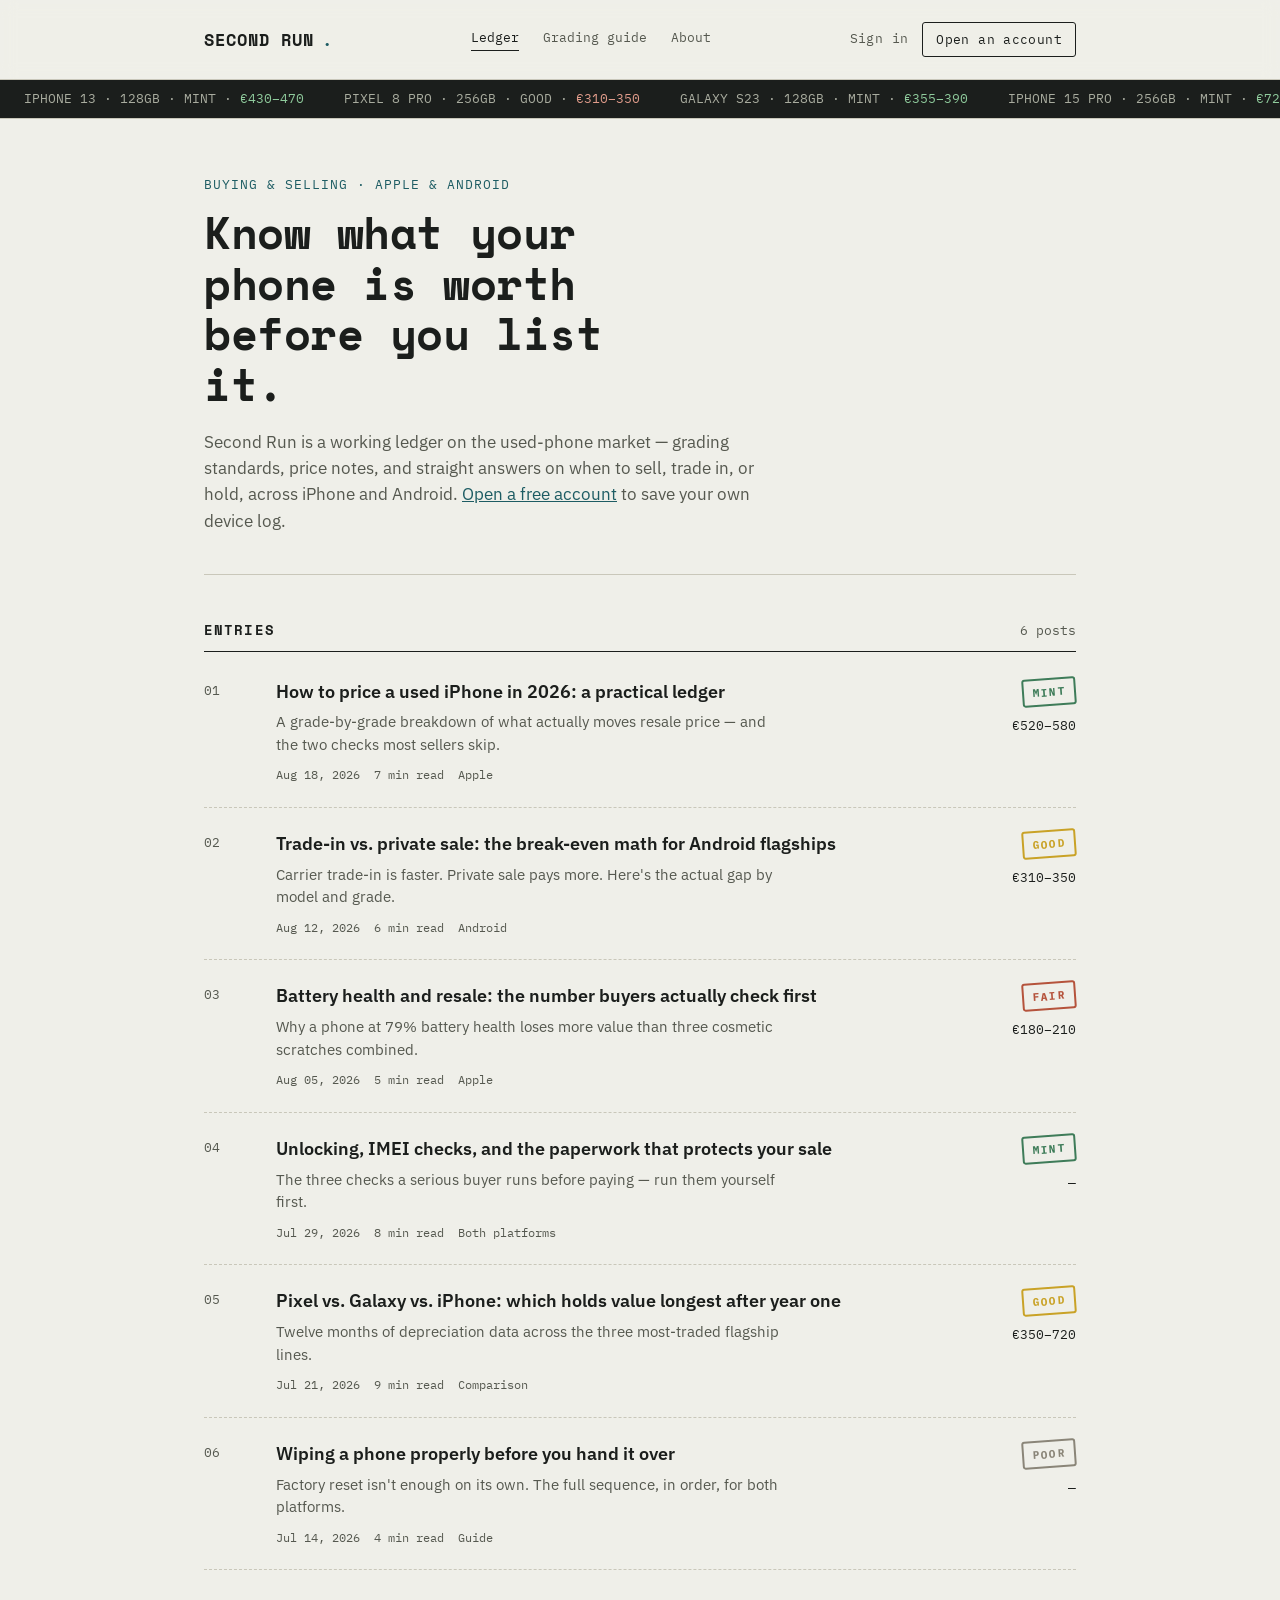
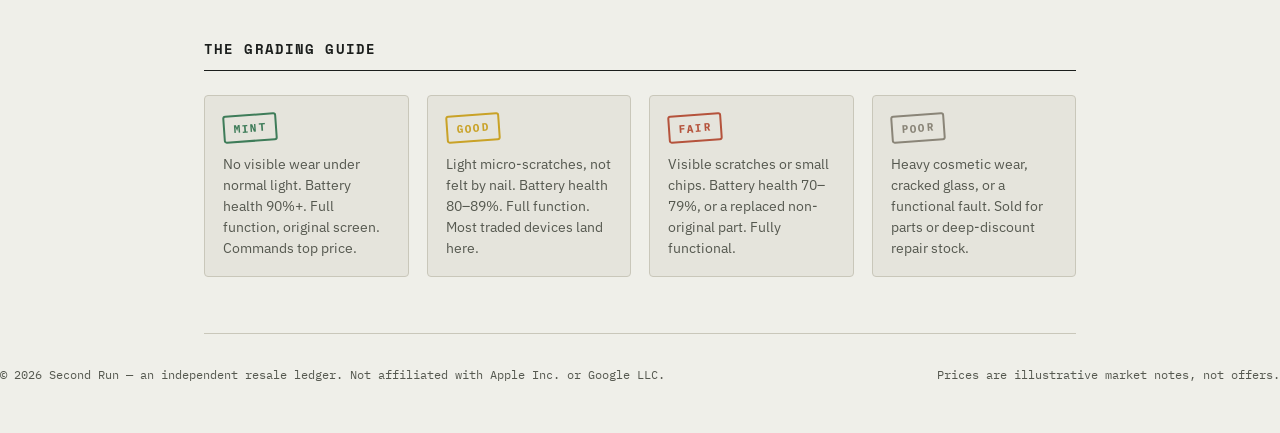
<file: index.html>
<!DOCTYPE html>
<html lang="en">
<head>
<meta charset="UTF-8">
<meta name="viewport" content="width=device-width, initial-scale=1.0">
<title>Second Run — a ledger for buying and selling phones</title>
<meta name="description" content="Practical guides and market notes on buying and selling used Apple and Android phones.">
<link rel="stylesheet" href="styles.css">
</head>
<body>

<header class="site-header">
  <div class="wrap">
    <a href="index.html" class="logo">SECOND RUN<span class="dot">.</span></a>
    <nav class="site-nav">
      <a href="index.html" aria-current="page">Ledger</a>
      <a href="index.html#grading">Grading guide</a>
      <a href="index.html#about">About</a>
    </nav>
    <div class="nav-actions">
      <a href="login.html" class="btn-ghost">Sign in</a>
      <a href="register.html" class="btn-stamp">Open an account</a>
    </div>
  </div>
</header>

<div class="ticker" aria-label="Recent trade snapshots">
  <div class="ticker-track">
    <span>IPHONE 13 · 128GB · MINT · <span class="up">€430–470</span></span>
    <span>PIXEL 8 PRO · 256GB · GOOD · <span class="down">€310–350</span></span>
    <span>GALAXY S23 · 128GB · MINT · <span class="up">€355–390</span></span>
    <span>IPHONE 15 PRO · 256GB · MINT · <span class="up">€720–770</span></span>
    <span>PIXEL 6A · 128GB · FAIR · <span class="down">€140–165</span></span>
    <span>GALAXY S22 ULTRA · 256GB · GOOD · <span class="down">€330–360</span></span>
    <span>IPHONE 14 · 128GB · MINT · <span class="up">€480–520</span></span>
    <!-- duplicated for seamless loop -->
    <span>IPHONE 13 · 128GB · MINT · <span class="up">€430–470</span></span>
    <span>PIXEL 8 PRO · 256GB · GOOD · <span class="down">€310–350</span></span>
    <span>GALAXY S23 · 128GB · MINT · <span class="up">€355–390</span></span>
    <span>IPHONE 15 PRO · 256GB · MINT · <span class="up">€720–770</span></span>
    <span>PIXEL 6A · 128GB · FAIR · <span class="down">€140–165</span></span>
    <span>GALAXY S22 ULTRA · 256GB · GOOD · <span class="down">€330–360</span></span>
    <span>IPHONE 14 · 128GB · MINT · <span class="up">€480–520</span></span>
  </div>
</div>

<main>
  <div class="wrap">

    <section class="masthead">
      <p class="kicker reveal">Buying &amp; selling · Apple &amp; Android</p>
      <h1 class="reveal">Know what your phone is worth before you list it.</h1>
      <p class="lede reveal">Second Run is a working ledger on the used-phone market — grading standards, price notes, and straight answers on when to sell, trade in, or hold, across iPhone and Android. <a href="register.html">Open a free account</a> to save your own device log.</p>
    </section>

    <section class="ledger">
      <div class="ledger-heading">
        <h2>Entries</h2>
        <span class="count">6 posts</span>
      </div>

      <a href="post.html" class="entry reveal" style="transition-delay: 0ms">
        <span class="entry-no">01</span>
        <div>
          <h3 class="entry-title">How to price a used iPhone in 2026: a practical ledger</h3>
          <p class="entry-dek">A grade-by-grade breakdown of what actually moves resale price — and the two checks most sellers skip.</p>
          <div class="entry-meta">
            <span>Aug 18, 2026</span>
            <span>7 min read</span>
            <span>Apple</span>
          </div>
        </div>
        <div class="entry-aside">
          <span class="stamp mint stamp-in">Mint</span>
          <span class="price">€520–580</span>
        </div>
      </a>

      <a href="#" class="entry reveal" style="transition-delay: 60ms">
        <span class="entry-no">02</span>
        <div>
          <h3 class="entry-title">Trade-in vs. private sale: the break-even math for Android flagships</h3>
          <p class="entry-dek">Carrier trade-in is faster. Private sale pays more. Here's the actual gap by model and grade.</p>
          <div class="entry-meta">
            <span>Aug 12, 2026</span>
            <span>6 min read</span>
            <span>Android</span>
          </div>
        </div>
        <div class="entry-aside">
          <span class="stamp good stamp-in">Good</span>
          <span class="price">€310–350</span>
        </div>
      </a>

      <a href="#" class="entry reveal" style="transition-delay: 120ms">
        <span class="entry-no">03</span>
        <div>
          <h3 class="entry-title">Battery health and resale: the number buyers actually check first</h3>
          <p class="entry-dek">Why a phone at 79% battery health loses more value than three cosmetic scratches combined.</p>
          <div class="entry-meta">
            <span>Aug 05, 2026</span>
            <span>5 min read</span>
            <span>Apple</span>
          </div>
        </div>
        <div class="entry-aside">
          <span class="stamp fair stamp-in">Fair</span>
          <span class="price">€180–210</span>
        </div>
      </a>

      <a href="#" class="entry reveal" style="transition-delay: 0ms">
        <span class="entry-no">04</span>
        <div>
          <h3 class="entry-title">Unlocking, IMEI checks, and the paperwork that protects your sale</h3>
          <p class="entry-dek">The three checks a serious buyer runs before paying — run them yourself first.</p>
          <div class="entry-meta">
            <span>Jul 29, 2026</span>
            <span>8 min read</span>
            <span>Both platforms</span>
          </div>
        </div>
        <div class="entry-aside">
          <span class="stamp mint stamp-in">Mint</span>
          <span class="price">—</span>
        </div>
      </a>

      <a href="#" class="entry reveal" style="transition-delay: 60ms">
        <span class="entry-no">05</span>
        <div>
          <h3 class="entry-title">Pixel vs. Galaxy vs. iPhone: which holds value longest after year one</h3>
          <p class="entry-dek">Twelve months of depreciation data across the three most-traded flagship lines.</p>
          <div class="entry-meta">
            <span>Jul 21, 2026</span>
            <span>9 min read</span>
            <span>Comparison</span>
          </div>
        </div>
        <div class="entry-aside">
          <span class="stamp good stamp-in">Good</span>
          <span class="price">€350–720</span>
        </div>
      </a>

      <a href="#" class="entry reveal" style="transition-delay: 120ms">
        <span class="entry-no">06</span>
        <div>
          <h3 class="entry-title">Wiping a phone properly before you hand it over</h3>
          <p class="entry-dek">Factory reset isn't enough on its own. The full sequence, in order, for both platforms.</p>
          <div class="entry-meta">
            <span>Jul 14, 2026</span>
            <span>4 min read</span>
            <span>Guide</span>
          </div>
        </div>
        <div class="entry-aside">
          <span class="stamp poor stamp-in">Poor</span>
          <span class="price">—</span>
        </div>
      </a>

    </section>

    <section class="grading" id="grading">
      <h2 class="reveal">The grading guide</h2>
      <div class="grade-grid">
        <div class="grade-card reveal" style="transition-delay: 0ms">
          <span class="stamp mint stamp-in">Mint</span>
          <p>No visible wear under normal light. Battery health 90%+. Full function, original screen. Commands top price.</p>
        </div>
        <div class="grade-card reveal" style="transition-delay: 80ms">
          <span class="stamp good stamp-in">Good</span>
          <p>Light micro-scratches, not felt by nail. Battery health 80–89%. Full function. Most traded devices land here.</p>
        </div>
        <div class="grade-card reveal" style="transition-delay: 160ms">
          <span class="stamp fair stamp-in">Fair</span>
          <p>Visible scratches or small chips. Battery health 70–79%, or a replaced non-original part. Fully functional.</p>
        </div>
        <div class="grade-card reveal" style="transition-delay: 240ms">
          <span class="stamp poor stamp-in">Poor</span>
          <p>Heavy cosmetic wear, cracked glass, or a functional fault. Sold for parts or deep-discount repair stock.</p>
        </div>
      </div>
    </section>

  </div>
</main>

<footer class="site-footer" id="about">
  <span>© 2026 Second Run — an independent resale ledger. Not affiliated with Apple Inc. or Google LLC.</span>
  <span>Prices are illustrative market notes, not offers.</span>
</footer>

<script src="script.js"></script>
</body>
</html>
</file>
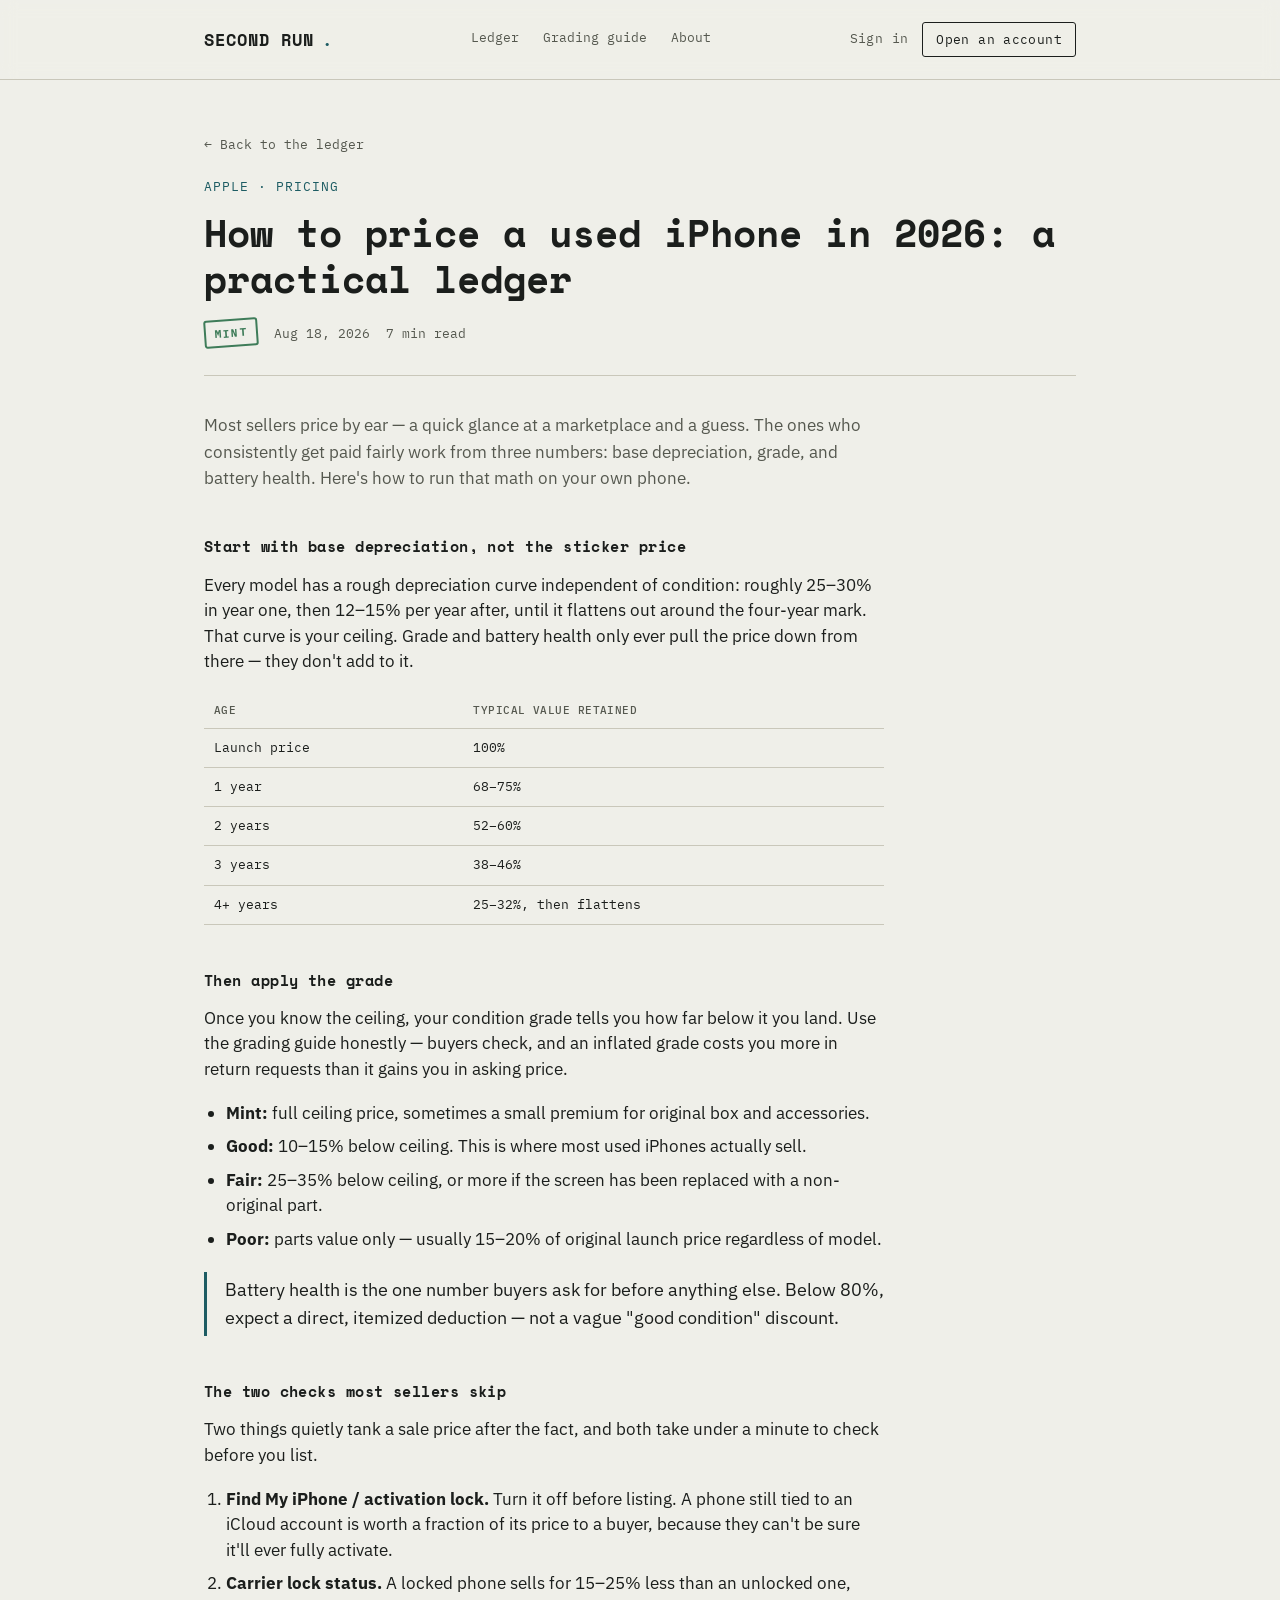
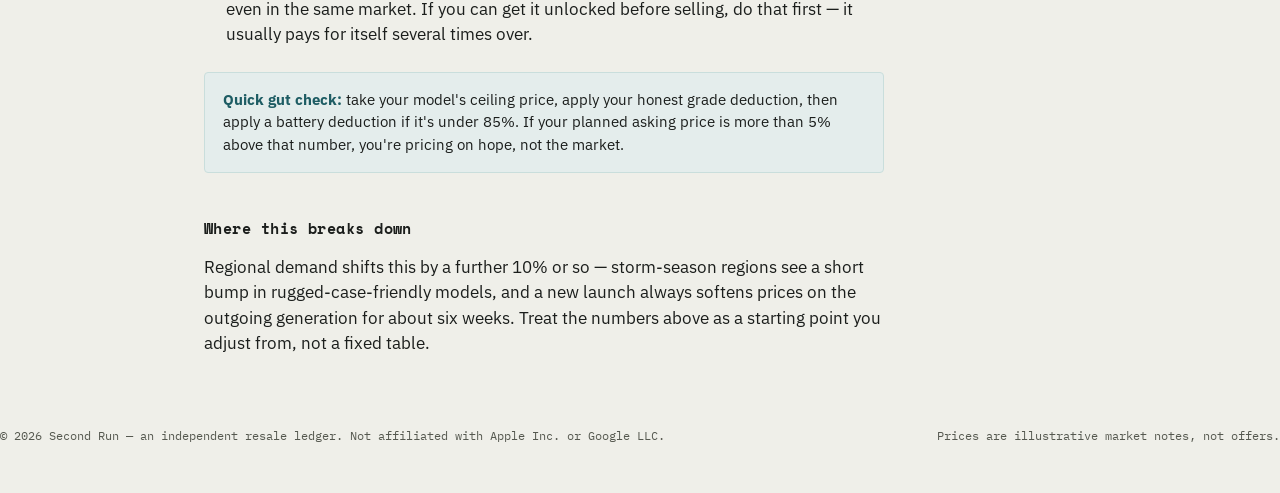
<file: post.html>
<!DOCTYPE html>
<html lang="en">
<head>
<meta charset="UTF-8">
<meta name="viewport" content="width=device-width, initial-scale=1.0">
<title>How to price a used iPhone in 2026 — Second Run</title>
<meta name="description" content="A grade-by-grade breakdown of what actually moves resale price on used iPhones, and the two checks most sellers skip.">
<link rel="stylesheet" href="styles.css">
</head>
<body>

<header class="site-header">
  <div class="wrap">
    <a href="index.html" class="logo">SECOND RUN<span class="dot">.</span></a>
    <nav class="site-nav">
      <a href="index.html">Ledger</a>
      <a href="index.html#grading">Grading guide</a>
      <a href="index.html#about">About</a>
    </nav>
    <div class="nav-actions">
      <a href="login.html" class="btn-ghost">Sign in</a>
      <a href="register.html" class="btn-stamp">Open an account</a>
    </div>
  </div>
</header>

<div class="progress-rail"><div class="progress-fill"></div></div>

<div class="wrap">
  <header class="article-header">
    <a href="index.html" class="back">← Back to the ledger</a>
    <p class="kicker">Apple · Pricing</p>
    <h1>How to price a used iPhone in 2026: a practical ledger</h1>
    <div class="article-meta">
      <span class="stamp mint stamp-in is-visible">Mint</span>
      <span>Aug 18, 2026</span>
      <span>7 min read</span>
    </div>
  </header>

  <article class="body">
    <p class="dek reveal">Most sellers price by ear — a quick glance at a marketplace and a guess. The ones who consistently get paid fairly work from three numbers: base depreciation, grade, and battery health. Here's how to run that math on your own phone.</p>

    <h2 class="reveal">Start with base depreciation, not the sticker price</h2>
    <p>Every model has a rough depreciation curve independent of condition: roughly 25–30% in year one, then 12–15% per year after, until it flattens out around the four-year mark. That curve is your ceiling. Grade and battery health only ever pull the price down from there — they don't add to it.</p>

    <table class="spec-table">
      <thead>
        <tr><th>Age</th><th>Typical value retained</th></tr>
      </thead>
      <tbody>
        <tr><td>Launch price</td><td>100%</td></tr>
        <tr><td>1 year</td><td>68–75%</td></tr>
        <tr><td>2 years</td><td>52–60%</td></tr>
        <tr><td>3 years</td><td>38–46%</td></tr>
        <tr><td>4+ years</td><td>25–32%, then flattens</td></tr>
      </tbody>
    </table>

    <h2 class="reveal">Then apply the grade</h2>
    <p>Once you know the ceiling, your condition grade tells you how far below it you land. Use the grading guide honestly — buyers check, and an inflated grade costs you more in return requests than it gains you in asking price.</p>

    <ul>
      <li><strong>Mint:</strong> full ceiling price, sometimes a small premium for original box and accessories.</li>
      <li><strong>Good:</strong> 10–15% below ceiling. This is where most used iPhones actually sell.</li>
      <li><strong>Fair:</strong> 25–35% below ceiling, or more if the screen has been replaced with a non-original part.</li>
      <li><strong>Poor:</strong> parts value only — usually 15–20% of original launch price regardless of model.</li>
    </ul>

    <p class="pull reveal">Battery health is the one number buyers ask for before anything else. Below 80%, expect a direct, itemized deduction — not a vague "good condition" discount.</p>

    <h2 class="reveal">The two checks most sellers skip</h2>
    <p>Two things quietly tank a sale price after the fact, and both take under a minute to check before you list.</p>

    <ol>
      <li><strong>Find My iPhone / activation lock.</strong> Turn it off before listing. A phone still tied to an iCloud account is worth a fraction of its price to a buyer, because they can't be sure it'll ever fully activate.</li>
      <li><strong>Carrier lock status.</strong> A locked phone sells for 15–25% less than an unlocked one, even in the same market. If you can get it unlocked before selling, do that first — it usually pays for itself several times over.</li>
    </ol>

    <div class="callout reveal">
      <strong>Quick gut check:</strong> take your model's ceiling price, apply your honest grade deduction, then apply a battery deduction if it's under 85%. If your planned asking price is more than 5% above that number, you're pricing on hope, not the market.
    </div>

    <h2 class="reveal">Where this breaks down</h2>
    <p>Regional demand shifts this by a further 10% or so — storm-season regions see a short bump in rugged-case-friendly models, and a new launch always softens prices on the outgoing generation for about six weeks. Treat the numbers above as a starting point you adjust from, not a fixed table.</p>
  </article>
</div>

<footer class="site-footer">
  <span>© 2026 Second Run — an independent resale ledger. Not affiliated with Apple Inc. or Google LLC.</span>
  <span>Prices are illustrative market notes, not offers.</span>
</footer>

<script src="script.js"></script>
</body>
</html>
</file>
<file: styles.css>
/* ===========================================================
   SECOND RUN — a resale ledger for phones
   Design tokens
   =========================================================== */

@import url('https://fonts.googleapis.com/css2?family=Space+Mono:wght@400;700&family=IBM+Plex+Sans:wght@400;500;600;700&family=IBM+Plex+Mono:wght@400;500;600&display=swap');

:root {
  --paper:      #EFEFE9;
  --paper-dim:  #E5E4DC;
  --ink:        #1B1E1C;
  --ink-soft:   #55584F;
  --line:       #C9C7BA;
  --teal:       #1D5C63;
  --teal-dim:   #E4EDEC;

  --mint:   #3E7C59;
  --good:   #C9A227;
  --fair:   #B5533C;
  --poor:   #8A8578;

  --font-display: 'Space Mono', 'Courier New', monospace;
  --font-body: 'IBM Plex Sans', system-ui, sans-serif;
  --font-mono: 'IBM Plex Mono', 'Space Mono', monospace;

  --max: 920px;
}

* { box-sizing: border-box; }

html { -webkit-text-size-adjust: 100%; }

body {
  margin: 0;
  background: var(--paper);
  color: var(--ink);
  font-family: var(--font-body);
  font-size: 16px;
  line-height: 1.55;
  -webkit-font-smoothing: antialiased;
}

a { color: var(--teal); }
a:focus-visible,
button:focus-visible,
[tabindex]:focus-visible {
  outline: 2px solid var(--teal);
  outline-offset: 3px;
}

.wrap {
  max-width: var(--max);
  margin: 0 auto;
  padding: 0 24px;
}

/* ---------- Header ---------- */

.site-header {
  border-bottom: 1px solid var(--line);
  padding: 22px 0;
  position: sticky;
  top: 0;
  z-index: 50;
  background: rgba(239, 239, 233, 0.88);
  backdrop-filter: saturate(140%) blur(8px);
  -webkit-backdrop-filter: saturate(140%) blur(8px);
  transition: padding 0.25s ease, box-shadow 0.25s ease;
}

.site-header.is-scrolled {
  padding: 13px 0;
  box-shadow: 0 1px 0 var(--line), 0 8px 18px -14px rgba(27, 30, 28, 0.35);
}

.site-header .wrap {
  display: flex;
  align-items: center;
  justify-content: space-between;
  gap: 16px;
}

.nav-actions {
  display: flex;
  align-items: center;
  gap: 14px;
}

.btn-ghost, .btn-stamp {
  font-family: var(--font-mono);
  font-size: 12.5px;
  text-decoration: none;
  letter-spacing: 0.03em;
}

.btn-ghost {
  color: var(--ink-soft);
  border-bottom: 1px solid transparent;
  padding-bottom: 2px;
}
.btn-ghost:hover { color: var(--ink); border-bottom-color: var(--ink); }

.btn-stamp {
  color: var(--ink);
  background: transparent;
  border: 1.5px solid var(--ink);
  border-radius: 3px;
  padding: 7px 13px;
  transition: transform 0.15s ease, background 0.15s ease, color 0.15s ease;
  display: inline-block;
}
.btn-stamp:hover {
  background: var(--ink);
  color: var(--paper);
  transform: translateY(-1px);
}

.logo {
  font-family: var(--font-display);
  font-weight: 700;
  font-size: 17px;
  letter-spacing: 0.06em;
  text-decoration: none;
  color: var(--ink);
  display: flex;
  align-items: baseline;
  gap: 8px;
}

.logo .dot { color: var(--teal); }

nav.site-nav {
  display: flex;
  gap: 24px;
  font-family: var(--font-mono);
  font-size: 13px;
}

nav.site-nav a {
  color: var(--ink-soft);
  text-decoration: none;
  border-bottom: 1px solid transparent;
  padding-bottom: 2px;
}

nav.site-nav a:hover,
nav.site-nav a[aria-current="page"] {
  color: var(--ink);
  border-bottom-color: var(--ink);
}

/* ---------- Ticker ---------- */

.ticker {
  background: var(--ink);
  color: var(--paper);
  overflow: hidden;
  white-space: nowrap;
  border-bottom: 1px solid var(--line);
}

.ticker-track {
  display: inline-flex;
  gap: 40px;
  padding: 9px 24px;
  font-family: var(--font-mono);
  font-size: 12.5px;
  animation: scroll-left 38s linear infinite;
}

.ticker-track span { color: #A9AC9F; }
.ticker-track .up { color: #8FCB9C; }
.ticker-track .down { color: #E19C8B; }

@keyframes scroll-left {
  from { transform: translateX(0); }
  to   { transform: translateX(-50%); }
}

@media (prefers-reduced-motion: reduce) {
  .ticker-track { animation: none; }
  .ticker { overflow-x: auto; }
}

/* ---------- Scroll reveal ---------- */

.reveal {
  opacity: 0;
  transform: translateY(18px);
  transition: opacity 0.6s ease, transform 0.6s ease;
}
.reveal.is-visible {
  opacity: 1;
  transform: translateY(0);
}

/* Stamp-in: the condition badge "presses down" into place as it enters view,
   echoing a rubber stamp being struck onto a ledger page. */
.stamp-in {
  opacity: 0;
  transform: rotate(-20deg) scale(1.9);
  transition: opacity 0.28s ease, transform 0.38s cubic-bezier(0.34, 1.56, 0.64, 1);
}
.stamp-in.is-visible {
  opacity: 1;
  transform: rotate(-4deg) scale(1);
}

@media (prefers-reduced-motion: reduce) {
  .reveal, .stamp-in {
    opacity: 1;
    transform: none;
    transition: none;
  }
}

/* Reading progress bar (article pages) */
.progress-rail {
  position: sticky;
  top: 0;
  z-index: 60;
  height: 3px;
  background: transparent;
}
.progress-fill {
  height: 100%;
  width: 0%;
  background: var(--teal);
  transition: width 0.08s linear;
}

/* ---------- Masthead ---------- */

.masthead {
  padding: 56px 0 40px;
  border-bottom: 1px solid var(--line);
}

.masthead .kicker {
  font-family: var(--font-mono);
  font-size: 12.5px;
  letter-spacing: 0.08em;
  text-transform: uppercase;
  color: var(--teal);
  margin: 0 0 14px;
}

.masthead h1 {
  font-family: var(--font-display);
  font-weight: 700;
  font-size: clamp(28px, 5vw, 44px);
  line-height: 1.15;
  letter-spacing: -0.01em;
  margin: 0 0 18px;
  max-width: 15ch;
}

.masthead p.lede {
  font-size: 17px;
  color: var(--ink-soft);
  max-width: 56ch;
  margin: 0;
}

/* ---------- Ledger (post index) ---------- */

.ledger {
  padding: 44px 0 20px;
}

.ledger-heading {
  display: flex;
  align-items: baseline;
  justify-content: space-between;
  border-bottom: 1px solid var(--ink);
  padding-bottom: 10px;
  margin-bottom: 4px;
}

.ledger-heading h2 {
  font-family: var(--font-display);
  font-size: 14px;
  letter-spacing: 0.08em;
  text-transform: uppercase;
  margin: 0;
}

.ledger-heading .count {
  font-family: var(--font-mono);
  font-size: 12.5px;
  color: var(--ink-soft);
}

.entry {
  display: grid;
  grid-template-columns: 52px 1fr auto;
  gap: 20px;
  align-items: start;
  padding: 22px 0;
  border-bottom: 1px dashed var(--line);
  text-decoration: none;
  color: inherit;
}

.entry:hover .entry-title { color: var(--teal); }

.entry-no {
  font-family: var(--font-mono);
  font-size: 13px;
  color: var(--ink-soft);
  padding-top: 3px;
}

.entry-title {
  font-family: var(--font-body);
  font-weight: 600;
  font-size: 18px;
  margin: 0 0 6px;
  color: var(--ink);
}

.entry-dek {
  color: var(--ink-soft);
  font-size: 14.5px;
  margin: 0 0 10px;
  max-width: 56ch;
}

.entry-meta {
  font-family: var(--font-mono);
  font-size: 12px;
  color: var(--ink-soft);
  display: flex;
  gap: 14px;
  flex-wrap: wrap;
}

.entry-aside {
  display: flex;
  flex-direction: column;
  align-items: flex-end;
  gap: 10px;
}

/* ---------- Grade stamp (signature element) ---------- */

.stamp {
  font-family: var(--font-mono);
  font-weight: 700;
  font-size: 11px;
  letter-spacing: 0.1em;
  text-transform: uppercase;
  padding: 4px 9px 3px;
  border: 2px solid currentColor;
  border-radius: 3px;
  transform: rotate(-4deg);
  display: inline-block;
  white-space: nowrap;
}

.stamp.mint { color: var(--mint); }
.stamp.good { color: var(--good); }
.stamp.fair { color: var(--fair); }
.stamp.poor { color: var(--poor); }

.price {
  font-family: var(--font-mono);
  font-size: 13px;
  color: var(--ink);
}

/* ---------- Grading guide ---------- */

.grading {
  padding: 48px 0 56px;
  border-bottom: 1px solid var(--line);
}

.grading h2 {
  font-family: var(--font-display);
  font-size: 14px;
  letter-spacing: 0.08em;
  text-transform: uppercase;
  border-bottom: 1px solid var(--ink);
  padding-bottom: 10px;
  margin: 0 0 24px;
}

.grade-grid {
  display: grid;
  grid-template-columns: repeat(4, 1fr);
  gap: 18px;
}

.grade-card {
  background: var(--paper-dim);
  border: 1px solid var(--line);
  padding: 18px;
  border-radius: 4px;
}

.grade-card .stamp { margin-bottom: 12px; }

.grade-card p {
  font-size: 13.5px;
  color: var(--ink-soft);
  margin: 0;
}

@media (max-width: 720px) {
  .grade-grid { grid-template-columns: 1fr 1fr; }
  .entry { grid-template-columns: 40px 1fr; }
  .entry-aside { grid-column: 2; flex-direction: row; align-items: center; justify-content: space-between; margin-top: 4px; }
}

@media (max-width: 480px) {
  .grade-grid { grid-template-columns: 1fr; }
  nav.site-nav { gap: 14px; font-size: 12px; }
}

/* ---------- Footer ---------- */

.site-footer {
  padding: 32px 0 48px;
  font-family: var(--font-mono);
  font-size: 12px;
  color: var(--ink-soft);
  display: flex;
  justify-content: space-between;
  gap: 12px;
  flex-wrap: wrap;
}

/* ---------- Article page ---------- */

.article-header {
  padding: 48px 0 28px;
  border-bottom: 1px solid var(--line);
}

.article-header .back {
  font-family: var(--font-mono);
  font-size: 12.5px;
  text-decoration: none;
  color: var(--ink-soft);
  display: inline-block;
  margin-bottom: 22px;
}

.article-header .back:hover { color: var(--teal); }

.article-header .kicker {
  font-family: var(--font-mono);
  font-size: 12.5px;
  letter-spacing: 0.08em;
  text-transform: uppercase;
  color: var(--teal);
  margin: 0 0 14px;
}

.article-header h1 {
  font-family: var(--font-display);
  font-weight: 700;
  font-size: clamp(26px, 4.5vw, 38px);
  line-height: 1.2;
  margin: 0 0 18px;
}

.article-meta {
  display: flex;
  align-items: center;
  gap: 16px;
  flex-wrap: wrap;
  font-family: var(--font-mono);
  font-size: 12.5px;
  color: var(--ink-soft);
}

article.body {
  padding: 36px 0 20px;
  max-width: 68ch;
  font-size: 16.5px;
}

article.body h2 {
  font-family: var(--font-display);
  font-size: 15px;
  letter-spacing: 0.03em;
  margin: 40px 0 14px;
  padding-top: 4px;
}

article.body p { margin: 0 0 18px; color: var(--ink); }
article.body p.dek { color: var(--ink-soft); font-size: 17px; }

article.body ul, article.body ol {
  margin: 0 0 20px;
  padding-left: 22px;
}
article.body li { margin-bottom: 8px; }

.spec-table {
  width: 100%;
  border-collapse: collapse;
  font-family: var(--font-mono);
  font-size: 13px;
  margin: 8px 0 28px;
}

.spec-table th, .spec-table td {
  text-align: left;
  padding: 9px 10px;
  border-bottom: 1px solid var(--line);
}

.spec-table th {
  color: var(--ink-soft);
  font-weight: 500;
  text-transform: uppercase;
  letter-spacing: 0.04em;
  font-size: 11px;
}

.pull {
  border-left: 3px solid var(--teal);
  padding: 4px 0 4px 18px;
  margin: 28px 0;
  font-size: 18px;
  color: var(--ink);
}

.callout {
  background: var(--teal-dim);
  border: 1px solid #C9DEDC;
  border-radius: 4px;
  padding: 16px 18px;
  margin: 24px 0;
  font-size: 14.5px;
}

.callout strong { color: var(--teal); }

/* ---------- Account (register / sign in) ---------- */

.account-wrap {
  max-width: 480px;
  margin: 0 auto;
  padding: 56px 24px 80px;
}

.account-wrap .kicker {
  font-family: var(--font-mono);
  font-size: 12.5px;
  letter-spacing: 0.08em;
  text-transform: uppercase;
  color: var(--teal);
  margin: 0 0 12px;
}

.account-wrap h1 {
  font-family: var(--font-display);
  font-weight: 700;
  font-size: clamp(24px, 5vw, 30px);
  margin: 0 0 10px;
  line-height: 1.2;
}

.account-wrap .sub {
  color: var(--ink-soft);
  font-size: 14.5px;
  margin: 0 0 32px;
}

.ledger-card {
  background: var(--paper-dim);
  border: 1px solid var(--line);
  border-radius: 6px;
  padding: 28px;
}

.field {
  margin-bottom: 18px;
}

.field label {
  display: block;
  font-family: var(--font-mono);
  font-size: 11.5px;
  letter-spacing: 0.06em;
  text-transform: uppercase;
  color: var(--ink-soft);
  margin-bottom: 7px;
}

.field input {
  width: 100%;
  font-family: var(--font-body);
  font-size: 15px;
  color: var(--ink);
  background: var(--paper);
  border: 1px solid var(--line);
  border-radius: 4px;
  padding: 10px 12px;
}

.field input:focus-visible {
  outline: 2px solid var(--teal);
  outline-offset: 1px;
  border-color: var(--teal);
}

.field-hint {
  font-size: 12px;
  color: var(--ink-soft);
  margin-top: 6px;
}

.field-error {
  font-size: 12px;
  color: var(--fair);
  margin-top: 6px;
  display: none;
}
.field.has-error input { border-color: var(--fair); }
.field.has-error .field-error { display: block; }

.check-row {
  display: flex;
  gap: 18px;
  flex-wrap: wrap;
  font-family: var(--font-mono);
  font-size: 13px;
}

.check-row label {
  display: flex;
  align-items: center;
  gap: 7px;
  cursor: pointer;
  color: var(--ink);
}

.btn-submit {
  width: 100%;
  font-family: var(--font-display);
  font-weight: 700;
  font-size: 13px;
  letter-spacing: 0.06em;
  text-transform: uppercase;
  color: var(--paper);
  background: var(--ink);
  border: none;
  border-radius: 4px;
  padding: 13px 16px;
  cursor: pointer;
  transition: transform 0.15s ease, background 0.15s ease;
}
.btn-submit:hover { background: var(--teal); }
.btn-submit:active { transform: translateY(1px); }
.btn-submit:disabled { opacity: 0.6; cursor: not-allowed; }

.form-note {
  text-align: center;
  font-family: var(--font-mono);
  font-size: 12.5px;
  color: var(--ink-soft);
  margin-top: 18px;
}
.form-note a { color: var(--teal); }

.form-banner {
  font-family: var(--font-mono);
  font-size: 13px;
  padding: 11px 13px;
  border-radius: 4px;
  margin-bottom: 18px;
  display: none;
}
.form-banner.show { display: block; }
.form-banner.error {
  background: #F7E7E2;
  border: 1px solid #E3B6A5;
  color: #8A3A22;
}
.form-banner.success {
  background: var(--teal-dim);
  border: 1px solid #C9DEDC;
  color: var(--teal);
}

.stamped-confirm {
  text-align: center;
  padding: 12px 0 4px;
}

.stamped-confirm .stamp {
  font-size: 14px;
  padding: 8px 16px 6px;
  margin-bottom: 16px;
}

.stamped-confirm p {
  color: var(--ink-soft);
  font-size: 14px;
  margin: 0 0 6px;
}

.stamped-confirm .entry-no-big {
  font-family: var(--font-mono);
  font-size: 12px;
  color: var(--ink-soft);
}
</file>
